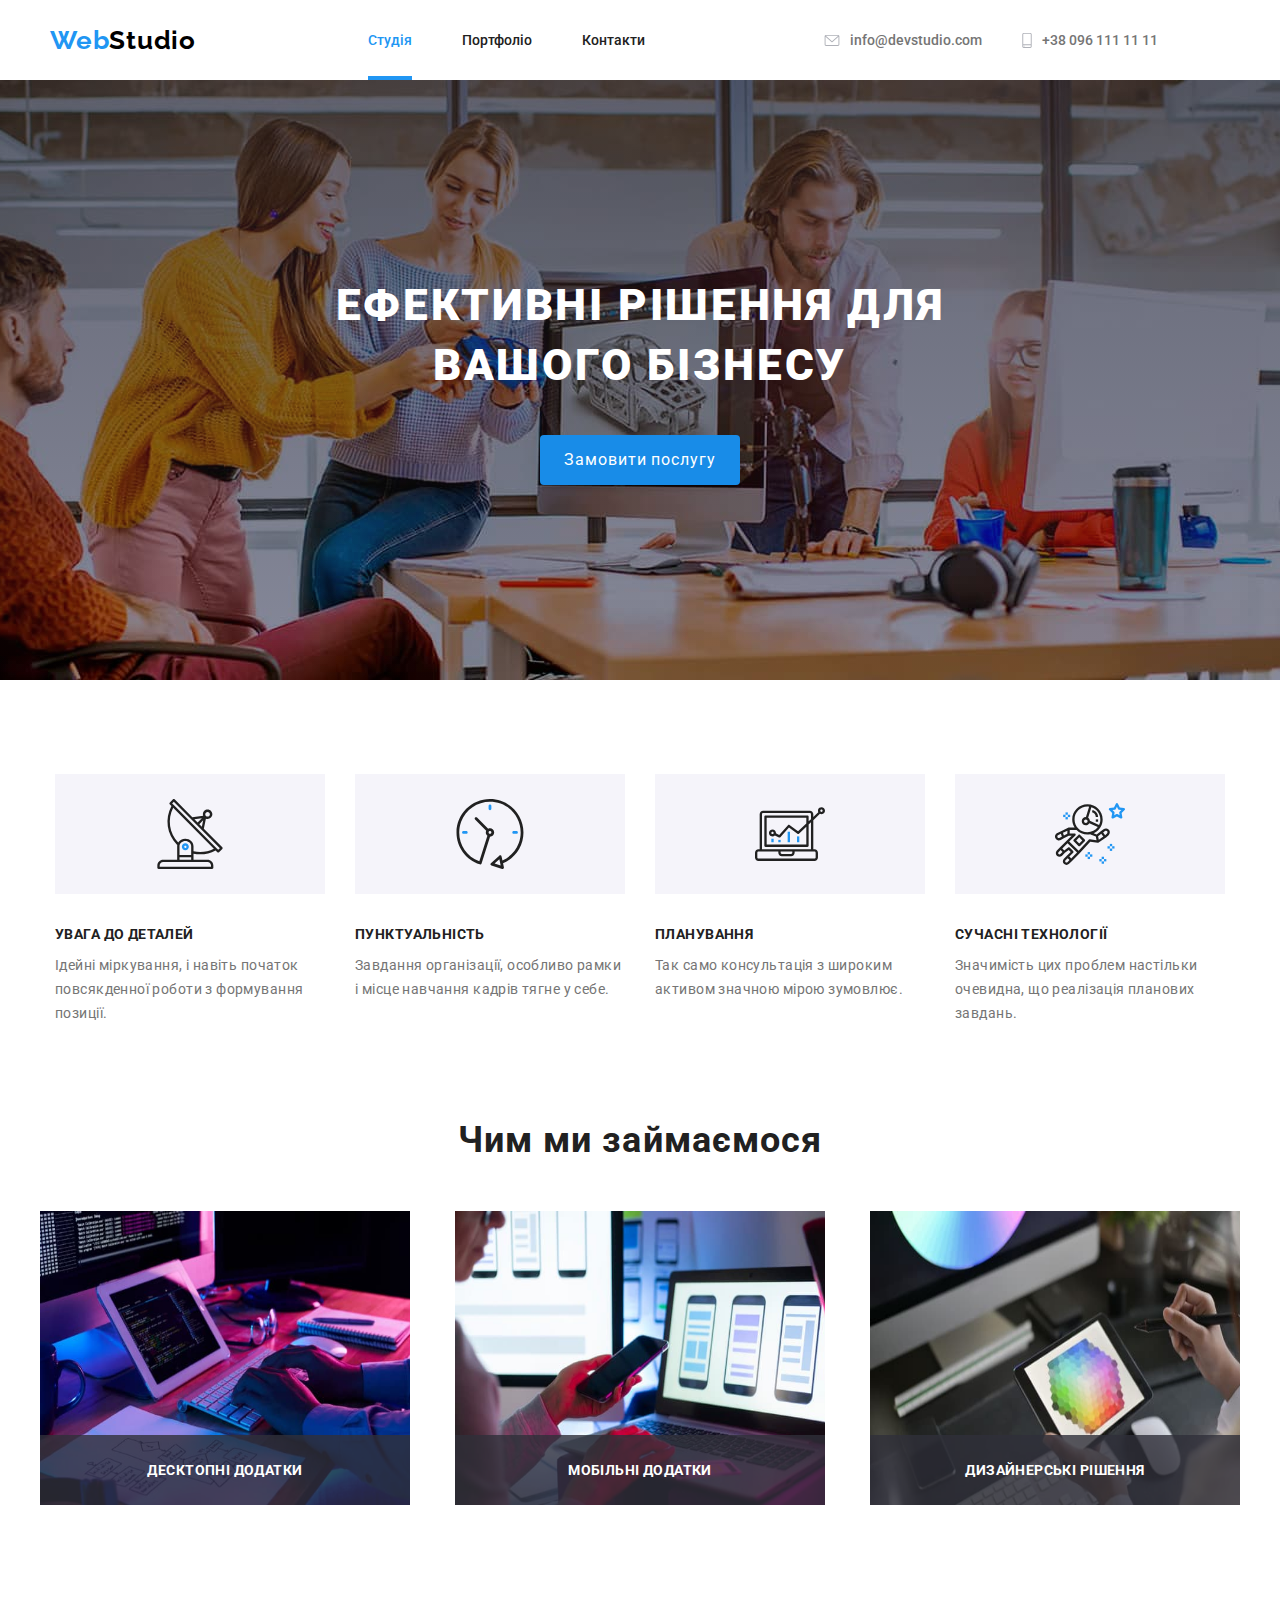
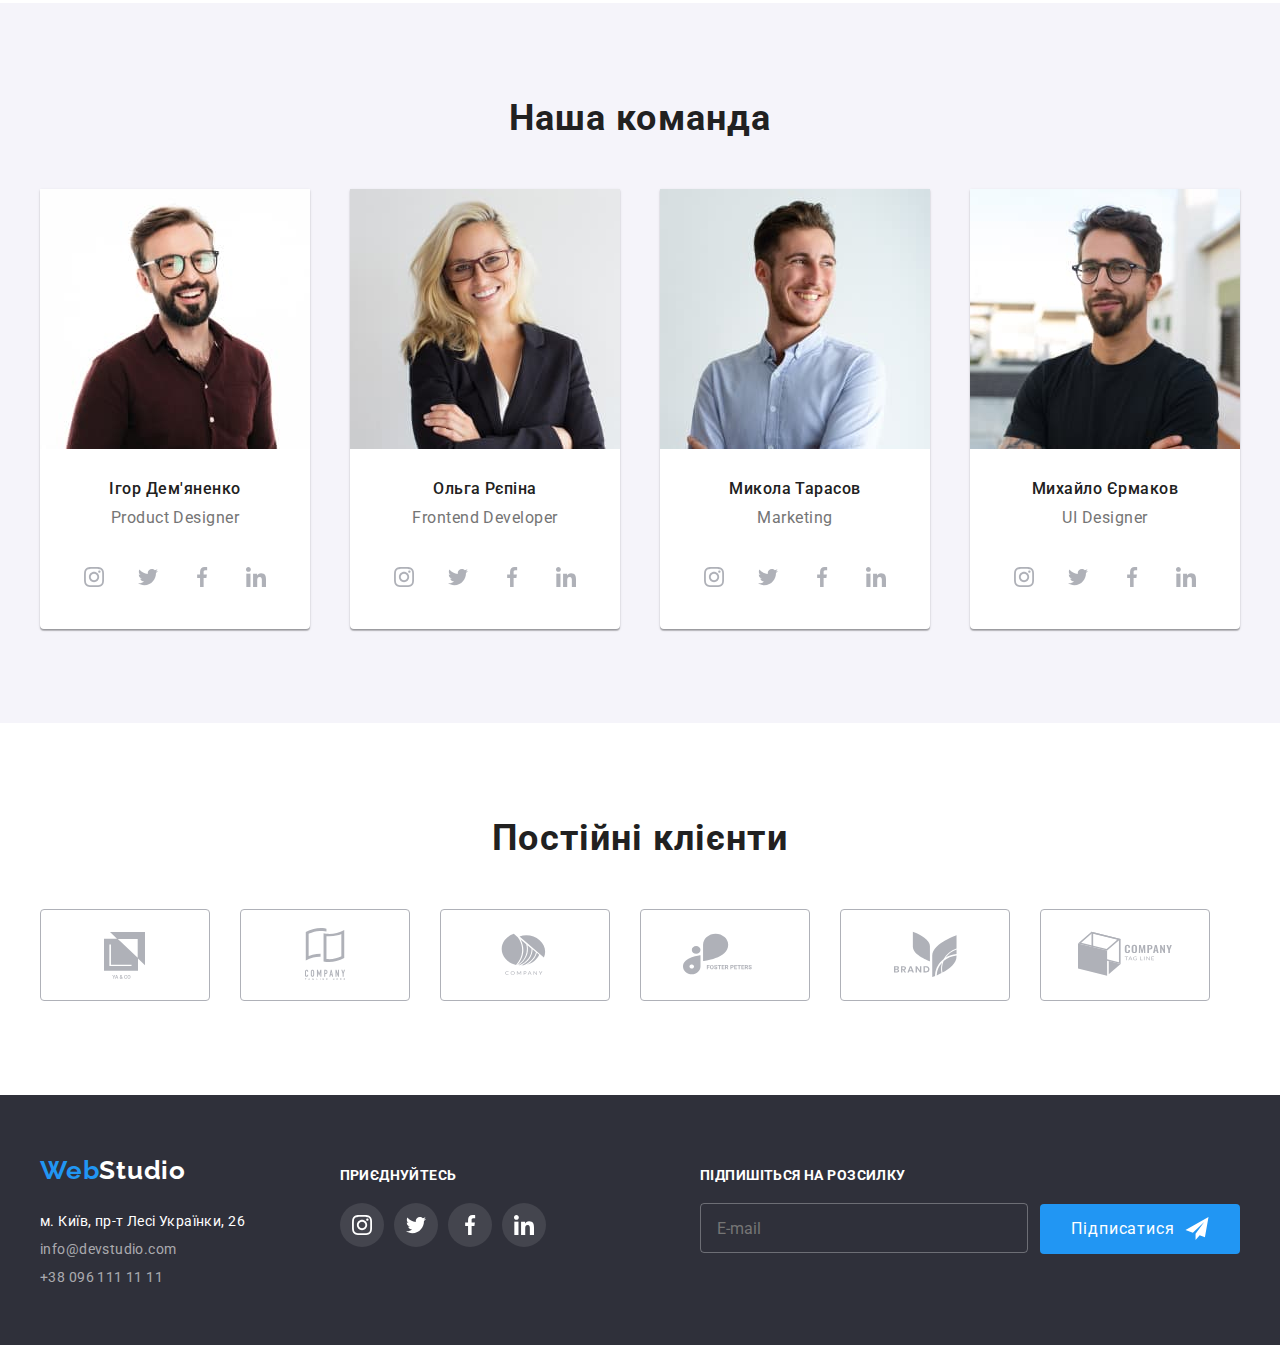
<file: index.html>
<!DOCTYPE html>
<html lang="uk">
  <head>
    <meta charset="UTF-8">
    <meta name="viewport" content="width=device-width, initial-scale=1.0">
    <title>WebStudio</title>
    <link rel="stylesheet" href="./scss/style.css">
  </head>
  <body id="body">
    <header class="header">
      <div class="container header__wrapper">
        <div class="navigation__wrapper">
          <a class="header__logo" href="./index.html"><span>Web</span>Studio</a>
          <nav class="header__navigation navigation">
            <ul class="navigation__list list">
              <li class="list__item"><a href="./index.html" class="current-page">Студія</a></li>
              <li class="list__item"><a href="./portfolio.html">Портфоліо</a></li>
              <li class="list__item"><a href="./index.html">Контакти</a></li>
            </ul>
          </nav>
        </div>
        <ul class="header__info info">
          <li class="info__item">
            <a href="mailto:info@devstudio.com">
              <svg>
                <use xlink:href="./images/icons.svg#email">
              </svg>
              info@devstudio.com
            </a>
          </li>
          <li class="info__item">
            <a href="tel:+38 096 111 11 11">
              <svg>
                <use xlink:href="./images/icons.svg#phone">
              </svg>
              +38 096 111 11 11
            </a>
          </li>
        </ul>
      </div>
    </header>
    <main>
      <section class="hero">
        <div class="container hero__wrapper">
          <h1 class="hero__title">Ефективні рішення для вашого бізнесу</h1>
          <button class="hero__button" id="contactFormButton" type="button">Замовити послугу</button>
        </div>
      </section>
      <section class = "about-us">
        <ul class="container about-us__list">
          <li class="about-us__item">
            <div class="about-us__image">
              <svg>
                <use xlink:href="./images/icons.svg#antenna">
              </svg>
            </div>
            <span class="about-us__title">УВАГА ДО ДЕТАЛЕЙ</span>
            <p class="about-us__text">Ідейні міркування, і навіть початок повсякденної роботи з формування позиції.</p>
          </li>
          <li class="about-us__item">
            <div class="about-us__image">
              <svg>
                <use xlink:href="./images/icons.svg#clock">
              </svg>
            </div>
            <span class="about-us__title">ПУНКТУАЛЬНІСТЬ</span>
            <p class="about-us__text">Завдання організації, особливо рамки і місце навчання кадрів тягне у себе.</p>
          </li>
          <li class="about-us__item">
            <div class="about-us__image">
              <svg>
                <use xlink:href="./images/icons.svg#computer">
              </svg>
            </div>
            <span class="about-us__title">ПЛАНУВАННЯ</span>
            <p class="about-us__text">Так само консультація з широким активом значною мірою зумовлює.</p>
          </li>
          <li class="about-us__item">
            <div class="about-us__image">
              <svg>
                <use xlink:href="./images/icons.svg#astronaut">
              </svg>
            </div>
            <span class="about-us__title">СУЧАСНІ ТЕХНОЛОГІЇ</span>
            <p class="about-us__text">Значимість цих проблем настільки очевидна, що реалізація планових завдань.</p>
          </li>
        </ul>
      </section>
      <section>
        <div class="container our-works">
          <h2 class="our-works__title">Чим ми займаємося</h2>
          <ul class="our-works__list">
            <li class="our-works__item">
              <img src="./images/mac-programming.jpg" width="370px" height="294px" alt="Людина програмує" loading="lazy">
            </li>
            <li class="our-works__item">
              <img src="./images/mobile-interface-development.jpg" width="370px" height="294px" alt="Людина розробляє дизайн для інтерфейсу" loading="lazy">
            </li>
            <li class="our-works__item">
              <img src="./images/color-choice.jpg" width="370px" height="294px" alt="Людина обирає колір" loading="lazy">
            </li>
          </ul>
        </div>
      </section>
      <section class="our-team">
        <div class="container our-team__wrapper">
          <h2 class="our-team__title">Наша команда</h2>
          <ul class="our-team__list">
            <li class="our-team__item our-team__card">
              <img src="./images/igor-demyanenko.jpg" class="item__image" alt="Ігор Дем'яненко" loading="lazy">
              <h3 class="item__title">Ігор Дем'яненко</h3>
              <p class="item__text">Product Designer</p>
              <div class="item__links">
                <a href="https://www.instagram.com/" class="link__item">
                  <svg>
                    <use xlink:href="./images/icons.svg#icon-instagram">
                  </svg>
                </a>
                <a href="https://twitter.com/" class="link__item">
                  <svg>
                    <use xlink:href="./images/icons.svg#icon-twitter">
                  </svg>
                </a>
                <a href="https://www.facebook.com/" class="link__item">
                  <svg>
                    <use xlink:href="./images/icons.svg#icon-facebook">
                  </svg>
                </a>
                <a href="https://linkedin.com/" class="link__item">
                  <svg>
                    <use xlink:href="./images/icons.svg#icon-linkedin">
                  </svg>
                </a>
              </div>
            </li>
            <li class="our-team__item our-team__card">
              <img src="./images/olha-repina.jpg" class="item__image" alt="Ольга Рєпіна" loading="lazy">
              <h3 class="item__title">Ольга Рєпіна</h3>
              <p class="item__text">Frontend Developer</p>
              <div class="item__links">
                <a href="https://www.instagram.com/" class="link__item">
                  <svg>
                    <use xlink:href="./images/icons.svg#icon-instagram">
                  </svg>
                </a>
                <a href="https://twitter.com/" class="link__item">
                  <svg>
                    <use xlink:href="./images/icons.svg#icon-twitter">
                  </svg>
                </a>
                <a href="https://www.facebook.com/" class="link__item">
                  <svg>
                    <use xlink:href="./images/icons.svg#icon-facebook">
                  </svg>
                </a>
                <a href="https://linkedin.com/" class="link__item">
                  <svg>
                    <use xlink:href="./images/icons.svg#icon-linkedin">
                  </svg>
                </a>
              </div>
            </li>
            <li class="our-team__item our-team__card">
              <img src="./images/mykola-tarasov.jpg" class="item__image" alt="Микола Тарасов" loading="lazy">
              <h3 class="item__title">Микола Тарасов</h3>
              <p class="item__text">Marketing</p>
              <div class="item__links">
                <a href="https://www.instagram.com/" class="link__item">
                  <svg>
                    <use xlink:href="./images/icons.svg#icon-instagram">
                  </svg>
                </a>
                <a href="https://twitter.com/" class="link__item">
                  <svg>
                    <use xlink:href="./images/icons.svg#icon-twitter">
                  </svg>
                </a>
                <a href="https://www.facebook.com/" class="link__item">
                  <svg>
                    <use xlink:href="./images/icons.svg#icon-facebook">
                  </svg>
                </a>
                <a href="https://linkedin.com/" class="link__item">
                  <svg>
                    <use xlink:href="./images/icons.svg#icon-linkedin">
                  </svg>
                </a>
              </div>
            </li>
            <li class="our-team__item our-team__card">
              <img src="./images/mihaylo-ermakov.jpg" class="item__image" alt="Михайло Єрмаков" loading="lazy">
              <h3 class="item__title">Михайло Єрмаков</h3>
              <p class="item__text">UI Designer</p>
              <div class="item__links">
                <a href="https://www.instagram.com/" class="link__item">
                  <svg>
                    <use xlink:href="./images/icons.svg#icon-instagram">
                  </svg>
                </a>
                <a href="https://twitter.com/" class="link__item">
                  <svg>
                    <use xlink:href="./images/icons.svg#icon-twitter">
                  </svg>
                </a>
                <a href="https://www.facebook.com/" class="link__item">
                  <svg>
                    <use xlink:href="./images/icons.svg#icon-facebook">
                  </svg>
                </a>
                <a href="https://linkedin.com/" class="link__item">
                  <svg>
                    <use xlink:href="./images/icons.svg#icon-linkedin">
                  </svg>
                </a>
              </div>
            </li>
          </ul>
        </div>
      </section>
      <section>
        <div class="container partners">
          <h2 class="partners__title">Постійні клієнти</h2>
          <ul class="partners__list">
            <li class="partners__item">
              <a href="" class="partners__link">
                <svg class="partners__icon">
                  <use xlink:href="./images/icons.svg#icon-company-1">
                </svg>
              </a>
           
            </li>
            <li class="partners__item">
              <a href="" class="partners__link">
              <svg class="partners__icon">
                <use xlink:href="./images/icons.svg#icon-company-2">
              </svg>
              </a>
            </li>
            <li class="partners__item">
              <a href="" class="partners__link">
              <svg class="partners__icon">
                <use xlink:href="./images/icons.svg#icon-company-3">
              </svg>
              </a>
            </li>
            <li class="partners__item">
              <a href="" class="partners__link">
              <svg class="partners__icon">
                <use xlink:href="./images/icons.svg#icon-company-4">
              </svg>
              </a>
            </li>
            <li class="partners__item">
              <a href="" class="partners__link">
              <svg class="partners__icon">
                <use xlink:href="./images/icons.svg#icon-company-5">
              </svg>
              </a>  
            </li>
            <li class="partners__item">
              <a href="" class="partners__link">
              <svg class="partners__icon">
                <use xlink:href="./images/icons.svg#icon-company-6">
              </svg>
              </a>
            </li>
          </ul>
        </div>
      </section>
    </main>
    <footer class="footer">
      <div class="container footer__wrapper">
        <div class="footer__info">
          <a class="footer__logo" href="#"><span>Web</span>Studio</a>
          <address>м. Київ, пр-т Лесі Українки, 26</address>
          <a class="footer__contact" href="mailto:info@devstudio.com">info@devstudio.com</a>
          <a class="footer__contact" href="tel:+38 096 111 11 11">+38 096 111 11 11</a>
        </div>
        <div class="footer__socials">
          <h4>приєднуйтесь</h4>
          <div class="socials__link">
            <a href="https://www.instagram.com/" class="socials__item">
              <svg>
                <use xlink:href="./images/icons.svg#icon-instagram">
              </svg>
            </a>
            <a href="https://twitter.com/" class="socials__item">
              <svg>
                <use xlink:href="./images/icons.svg#icon-twitter">
              </svg>
            </a>
            <a href="https://www.facebook.com/" class="socials__item">
              <svg>
                <use xlink:href="./images/icons.svg#icon-facebook">
              </svg>
            </a>
            <a href="https://linkedin.com/" class="socials__item">
              <svg>
                <use xlink:href="./images/icons.svg#icon-linkedin">
              </svg>
            </a>
          </div>
        </div>
        <form action="#" class="footer__newsletter">
          <div class="footer-newsletter__container">
            <h4>Підпишіться на розсилку</h4>
            <input type="text" name="" id="" class="footer-newsletter__input" placeholder="E-mail">
          </div>
          <button class="footer__subscribe" type="submit">
            Підписатися
            <svg>
              <use xlink:href="./images/icons.svg#icon-telegram"></use>
            </svg>
          </button>
        </form>
      </div>
    </footer>
    <div class="form__overlay" id="formOverlay">
      <div class="form__controls " id="contactForm"> 
        <div class="form__container">
          <div class="close__container">
            <button type="button" class="form__close" id="contactFormButtonClose">
              <svg>
                <use xlink:href="./images/icons.svg#close-button">
              </svg>
            </button>
          </div>
          <h2 class="form__title">Залиште свої дані, ми вам передзвонимо</h2>    
        </div>
        <form action="" class="form">
          <ul  class="form__list">
            <li class="form__item">
              <input type="text" name="" id="" class="item__input">
              <div class="item__container">
                <p class="item__text">Ім'я</p>
                <svg class="item__image">
                  <use xlink:href="./images/icons.svg#person-icon">
                </svg>
              </div>
            </li>
            <li class="form__item">
              <input type="text" name="" id="" class="item__input">
              <div class="item__container">
                <p class="item__text">Телефон</p>
                <svg class="item__image">
                  <use xlink:href="./images/icons.svg#phone-icon">
                </svg>
              </div>
            </li>
            <li class="form__item">
              <input type="text" name="" id="" class="item__input">
              <div class="item__container">
                <p class="item__text">Пошта</p>
                <svg class="item__image">
                  <use xlink:href="./images/icons.svg#email-icon">
                </svg>
              </div>
            </li>
            <li class="form__item">
              <p class="item__text">Коментар</p>
              <textarea name="" id="" cols="30" rows="10 " class="item__input" placeholder="Введіть текст"></textarea>
            </li>
            <li class="form__item">
              <input type="checkbox" name="" id="termsCheckbox" class="form__checkbox">
              <label for="termsCheckbox">
                Погоджуюся з розсилкою та приймаю <a href="#">Умови договору</a>
              </label>
            </li>
          </ul>
          <button type="submit" class="form__submit">Відправити</button>
        </form>
      </div>
    </div>
  </body>
  <script src="./js/form.js"></script>
</html>
</file>
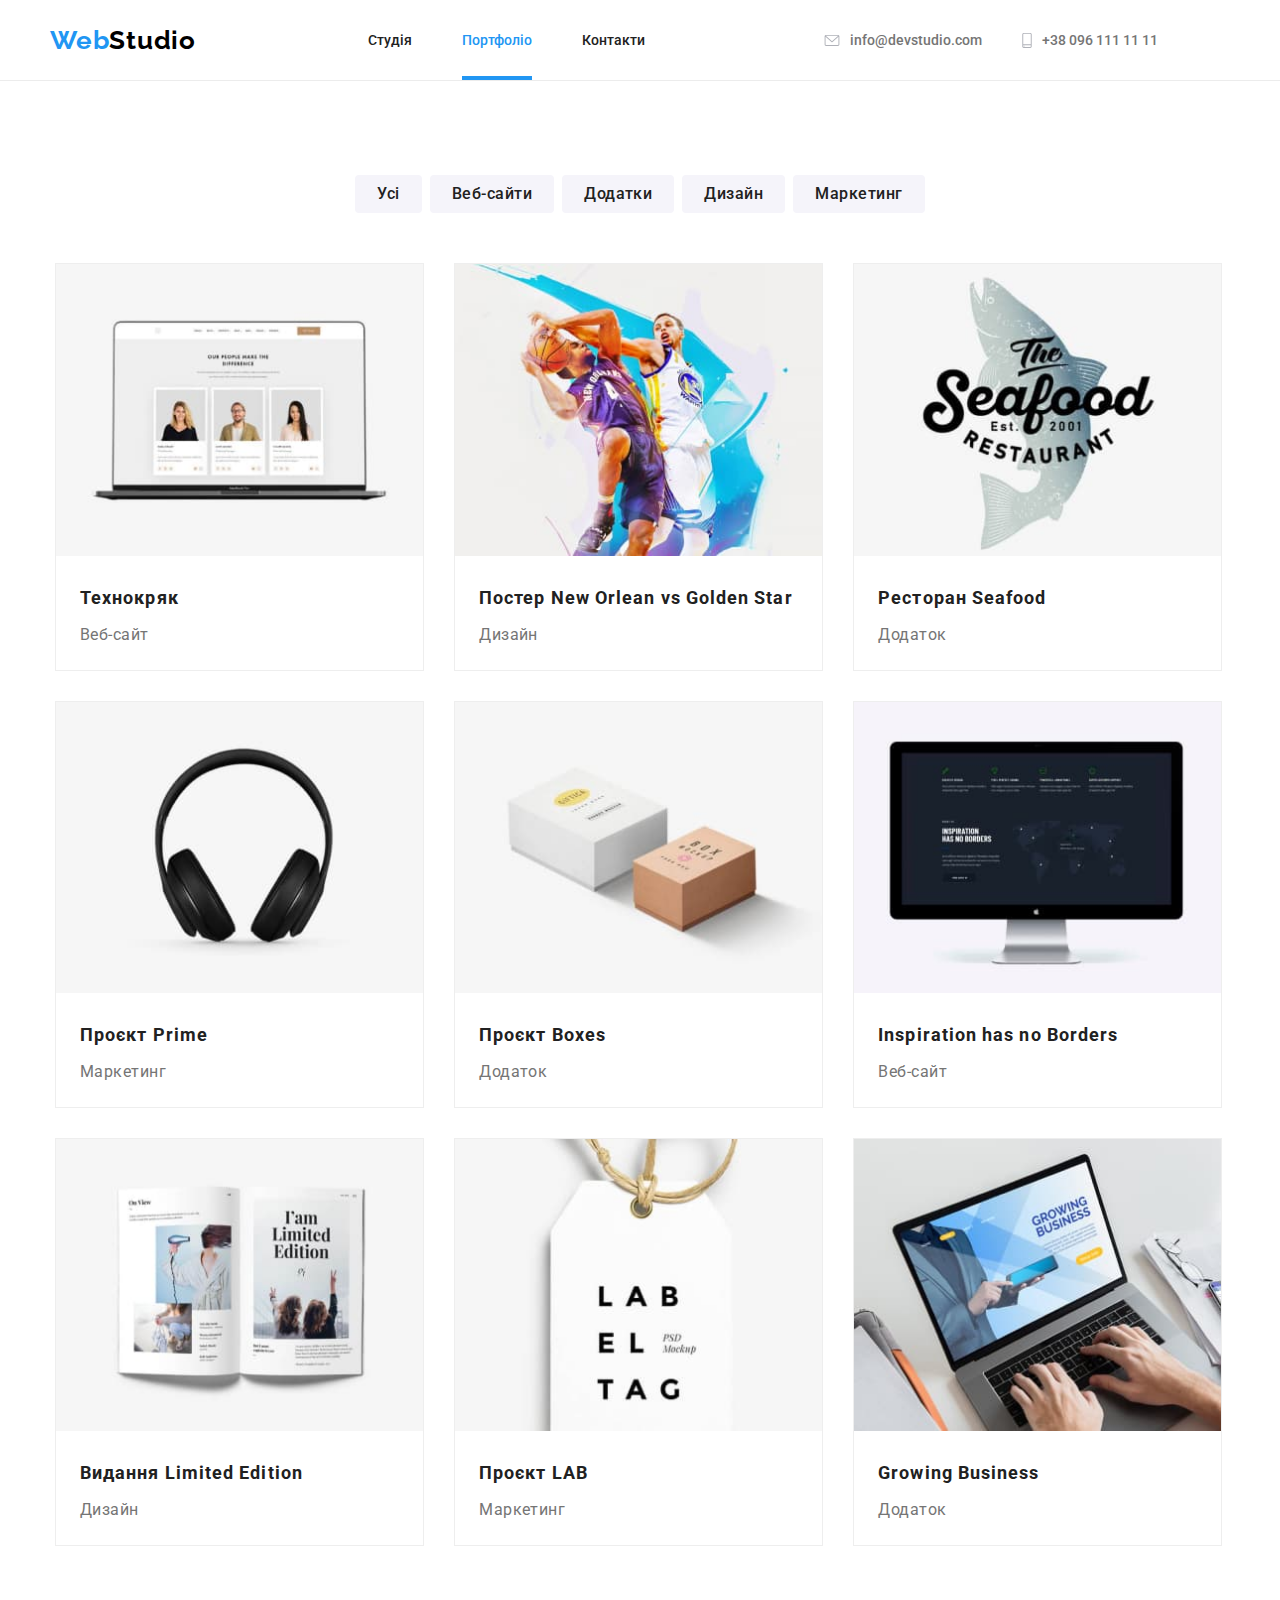
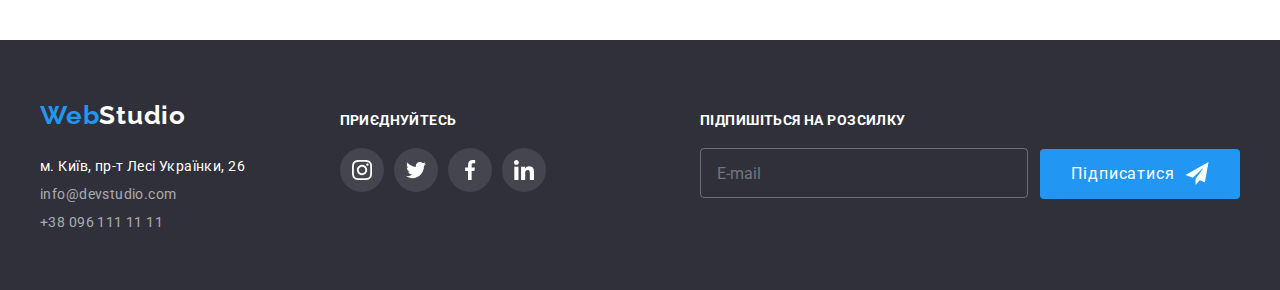
<file: portfolio.html>
<!DOCTYPE html>
<html lang="uk">
<head>
    <meta charset="UTF-8">
    <meta name="viewport" content="width=device-width, initial-scale=1.0">
    <title>Portfolio</title>
    <link rel="stylesheet" href="./scss/style.css">
</head>
<body>
  <header class="header">
    <div class="container header__wrapper">
      <div class="navigation__wrapper">
        <a class="header__logo" href="./index.html"><span>Web</span>Studio</a>
        <nav class="header__navigation navigation">
          <ul class="navigation__list list">
            <li class="list__item"><a href="./index.html" >Студія</a></li>
            <li class="list__item"><a href="./portfolio.html" class="current-page">Портфоліо</a></li>
            <li class="list__item"><a href="./portfolio.html">Контакти</a></li>
          </ul>
        </nav>
      </div>
      <ul class="header__info info">
        <li class="info__item">
          <a href="mailto:info@devstudio.com">
            <svg>
              <use xlink:href="./images/icons.svg#email">
            </svg>
            info@devstudio.com
          </a>
        </li>
        <li class="info__item">
          <a href="tel:+38 096 111 11 11">
            <svg>
              <use xlink:href="./images/icons.svg#phone">
            </svg>
            +38 096 111 11 11
          </a>
        </li>
      </ul>
    </div>
    <hr>
  </header>
    
    <main class="main">
        <section class="container buttons">
            <ul class="buttons__list">
                <li class="buttons__item">
                    <button type="button" class="buttons__selector" data-atribute="All">Усі</button>
                </li>
                <li class="buttons__item">
                    <button type="button" class="buttons__selector" data-atribute="Websites">Веб-сайти</button>
                </li>
                <li class="buttons__item">
                    <button type="button" class="buttons__selector" data-atribute="Apps">Додатки</button>
                </li>
                <li class="buttons__item">
                    <button type="button" class="buttons__selector" data-atribute="Design">Дизайн</button>
                </li>
                <li class="buttons__item">
                    <button type="button" class="buttons__selector" data-atribute="Marketing">Маркетинг</button>
                </li>
            </ul>
        </section>
        <section class="container cards">
            <ul class="cards__list">
                <li class="cards__item Websites">
                    <a href="#" class="item__container">
                      <div>
                        <div class="cards__overlay">
                          Ресурс пропонує комплексні пропозиції з різним рівнем функціоналу та сервісів. Все це дозволить відвідувачу отримати вичерпні відомості про компанію чи приватну особу.
                        </div>
                        <img src="./images/portfolio/technocrack.jpg" alt="Технокряк" loading="lazy">
                      </div>
                      <h3>Технокряк</h3>
                      <p>Веб-сайт</p>
                    </a>
                </li>
                <li class="cards__item Design">
                    <a href="#" class="item__container">
                      <div>
                        <div class="cards__overlay">
                          Ресурс пропонує комплексні пропозиції з різним рівнем функціоналу та сервісів. Все це дозволить відвідувачу отримати вичерпні відомості про компанію чи приватну особу.
                        </div>
                        <img src="./images/portfolio/new-orleans-vs-golden-star.jpg" alt="Постер New Orlean vs Golden Star" loading="lazy">
                      </div>
                      <h3>Постер New Orlean vs Golden Star</h3>
                      <p>Дизайн</p>
                    </a>
                </li>
                <li class="cards__item Apps">
                    <a href="#" class="item__container">
                      <div>
                        <div class="cards__overlay">
                          Ресурс пропонує комплексні пропозиції з різним рівнем функціоналу та сервісів. Все це дозволить відвідувачу отримати вичерпні відомості про компанію чи приватну особу.
                        </div>
                        <img src="./images/portfolio/seafood-restaurant.jpg" alt="Ресторан Seafood" loading="lazy">
                      </div>
                      <h3>Ресторан Seafood</h3>
                      <p>Додаток</p>
                    </a>
                </li>
                <li class="cards__item Marketing">
                    <a href="#" class="item__container">
                      <div>
                        <div class="cards__overlay">
                          Ресурс пропонує комплексні пропозиції з різним рівнем функціоналу та сервісів. Все це дозволить відвідувачу отримати вичерпні відомості про компанію чи приватну особу.
                        </div>
                        <img src="./images/portfolio/project-prime.jpg" alt="Проєкт Prime" loading="lazy">
                      </div>
                      <h3>Проєкт Prime</h3>
                      <p>Маркетинг</p>
                    </a>
                </li>
                <li class="cards__item Apps">
                    <a href="#" class="item__container">
                      <div>
                        <div class="cards__overlay">
                          Ресурс пропонує комплексні пропозиції з різним рівнем функціоналу та сервісів. Все це дозволить відвідувачу отримати вичерпні відомості про компанію чи приватну особу.
                        </div>
                        <img src="./images/portfolio/boxes-project.jpg" alt="Проєкт Boxes" loading="lazy">
                      </div>
                      <h3>Проєкт Boxes</h3>
                      <p>Додаток</p>
                    </a>
                </li>
                <li class="cards__item Websites">
                    <a href="#" class="item__container">
                      <div>
                        <div class="cards__overlay">
                          Ресурс пропонує комплексні пропозиції з різним рівнем функціоналу та сервісів. Все це дозволить відвідувачу отримати вичерпні відомості про компанію чи приватну особу.
                        </div>
                        <img src="./images/portfolio/inspiration.jpg" alt="Inspiration has no Borders" loading="lazy">
                      </div>
                      <h3>Inspiration has no Borders</h3>
                      <p>Веб-сайт</p>
                    </a>
                </li>
                <li class="cards__item Design">
                    <a href="#" class="item__container">
                      <div>
                        <div class="cards__overlay">
                          Ресурс пропонує комплексні пропозиції з різним рівнем функціоналу та сервісів. Все це дозволить відвідувачу отримати вичерпні відомості про компанію чи приватну особу.
                        </div>
                        <img src="./images/portfolio/limited-edition.jpg" alt="Видання Limited Edition" loading="lazy">
                      </div>
                      <h3>Видання Limited Edition</h3>
                      <p>Дизайн</p>
                    </a>
                </li>
                <li class="cards__item Marketing">
                    <a href="#" class="item__container">
                      <div>
                        <div class="cards__overlay">
                          Ресурс пропонує комплексні пропозиції з різним рівнем функціоналу та сервісів. Все це дозволить відвідувачу отримати вичерпні відомості про компанію чи приватну особу.
                        </div>
                        <img src="./images/portfolio/lab-project.jpg" alt="Проєкт LAB" loading="lazy">
                      </div>
                      <h3>Проєкт LAB</h3>
                      <p>Маркетинг</p>
                    </a>
                </li>
                <li class="cards__item Apps">
                    <a href="#" class="item__container">
                      <div>
                        <div class="cards__overlay">
                          Ресурс пропонує комплексні пропозиції з різним рівнем функціоналу та сервісів. Все це дозволить відвідувачу отримати вичерпні відомості про компанію чи приватну особу.
                        </div>
                        <img src="./images/portfolio/growing-business.jpg" alt="Growing Business" loading="lazy">
                      </div>
                      <h3>Growing Business</h3>
                      <p>Додаток</p>
                    </a>
                </li>
            </ul>
        </section>
    </main>
    <footer class="footer">
      <div class="container footer__wrapper">
        <div class="footer__info">
          <a class="footer__logo" href="#"><span>Web</span>Studio</a>
          <address>м. Київ, пр-т Лесі Українки, 26</address>
          <a class="footer__contact" href="mailto:info@devstudio.com">info@devstudio.com</a>
          <a class="footer__contact" href="tel:+38 096 111 11 11">+38 096 111 11 11</a>
        </div>
        <div class="footer__socials">
          <h4>приєднуйтесь</h4>
          <div class="socials__link">
            <a href="https://www.instagram.com/" class="socials__item">
              <svg>
                <use xlink:href="./images/icons.svg#icon-instagram">
              </svg>
            </a>
            <a href="https://twitter.com/" class="socials__item">
              <svg>
                <use xlink:href="./images/icons.svg#icon-twitter">
              </svg>
            </a>
            <a href="https://www.facebook.com/" class="socials__item">
              <svg>
                <use xlink:href="./images/icons.svg#icon-facebook">
              </svg>
            </a>
            <a href="https://linkedin.com/" class="socials__item">
              <svg>
                <use xlink:href="./images/icons.svg#icon-linkedin">
              </svg>
            </a>
          </div>
        </div>
        <form action="#" class="footer__newsletter">
          <div class="footer-newsletter__container">
            <h4>Підпишіться на розсилку</h4>
            <input type="text" name="" id="" class="footer-newsletter__input" placeholder="E-mail">
          </div>
          <button class="footer__subscribe" type="submit">
            Підписатися
            <svg>
              <use xlink:href="./images/icons.svg#icon-telegram"></use>
            </svg>
          </button>
        </form>
      </div>
    </footer>
</body>
<script src="./js/script.js"></script>
</html>
</file>
<file: scss/style.css>
@charset "UTF-8";
@import url("https://fonts.googleapis.com/css2?family=Raleway:wght@700&display=swap");
@import url("https://fonts.googleapis.com/css2?family=Raleway&family=Roboto:ital,wght@0,100;0,300;0,400;0,500;0,700;0,900;1,100;1,300;1,400;1,500;1,700;1,900&display=swap");
* {
  margin: 0;
  padding: 0;
  box-sizing: border-box;
  font-family: Roboto;
}

.about-us {
  display: flex;
  justify-content: center;
  align-items: center;
}
.about-us__list {
  display: flex;
  flex-direction: row;
  list-style: none;
  margin: 94px 0px;
}
.about-us__title {
  font-size: 14px;
  font-weight: 700;
  line-height: 16px;
  letter-spacing: 0.03em;
  text-align: left;
  color: #212121;
}
.about-us__text {
  margin-top: 10px;
  font-size: 14px;
  line-height: 24px;
  letter-spacing: 0.03em;
  text-align: left;
  color: #757575;
}
.about-us__item {
  margin-right: 30px;
  width: 270px;
}
.about-us__item:last-child {
  margin-right: 0px;
}
.about-us__image {
  display: flex;
  justify-content: center;
  align-items: center;
  background-color: rgb(245, 244, 250);
  height: 120px;
  width: 270px;
  margin-bottom: 30px;
}
.about-us__image svg {
  width: 70px;
  height: 70px;
}

.our-works {
  display: flex;
  flex-direction: column;
  align-items: center;
  padding-bottom: 94px;
  justify-content: space-around;
}
.our-works__title {
  color: #212121;
  font-size: 36px;
  font-weight: 700;
  letter-spacing: 1.08px;
  word-wrap: break-word;
}
.our-works__list {
  display: flex;
  flex-direction: row;
  list-style: none;
  margin-top: 50px;
  justify-content: space-between;
  width: 100%;
}
.our-works__item {
  position: relative;
  margin-right: 30px;
}
.our-works__item:nth-child(2n)::after {
  content: "Мобільні додатки";
}
.our-works__item:nth-child(3n)::after {
  content: "Дизайнерські рішення";
}
.our-works__item::after {
  position: absolute;
  bottom: 4px;
  left: 0px;
  content: "Десктопні додатки";
  text-align: center;
  padding-top: 0px;
  padding-bottom: 0px;
  height: 43px;
  width: 100%;
  padding-top: 27px;
  background: rgba(47, 48, 58, 0.8);
  font-size: 14px;
  font-weight: 700;
  line-height: 16px;
  letter-spacing: 0.03em;
  text-transform: uppercase;
  color: #FFFFFF;
}
.our-works__item:last-child {
  margin-right: 0px;
}

.our-team {
  background-color: #F5F4FA;
}
.our-team__wrapper {
  display: flex;
  flex-direction: column;
  align-items: center;
  padding-top: 94px;
  padding-bottom: 94px;
}
.our-team__title {
  color: #212121;
  text-align: center;
  font-size: 36px;
  font-weight: 700;
  line-height: normal;
  letter-spacing: 1.08px;
}
.our-team__list {
  display: flex;
  flex-direction: row;
  list-style: none;
  margin-top: 50px;
  width: 100%;
  justify-content: space-between;
}
.our-team__item {
  margin-right: 30px;
}
.our-team__item:last-child {
  margin-right: 0px;
}
.our-team__card {
  display: flex;
  flex-direction: column;
  border-radius: 0px 0px 4px 4px;
  background: #FFF;
  box-shadow: 0px 2px 1px 0px rgba(0, 0, 0, 0.2), 0px 1px 1px 0px rgba(0, 0, 0, 0.14), 0px 1px 3px 0px rgba(0, 0, 0, 0.12);
}
.our-team .item__image {
  width: 270px;
  height: 260px;
}
.our-team .item__title {
  color: #212121;
  text-align: center;
  font-size: 16px;
  font-weight: 500;
  line-height: normal;
  letter-spacing: 0.48px;
  padding-top: 30px;
  padding-bottom: 10px;
}
.our-team .item__text {
  color: #757575;
  text-align: center;
  font-size: 16px;
  line-height: normal;
  letter-spacing: 0.48px;
  padding-bottom: 28px;
}
.our-team .item__links {
  display: flex;
  flex-direction: row;
  justify-content: center;
  padding-bottom: 30px;
}
.our-team .item__links a {
  text-decoration: none;
}
.our-team .item__links .link__item {
  height: 44px;
  width: 44px;
  display: flex;
  align-items: center;
  justify-content: center;
  margin-right: 10px;
}
.our-team .item__links .link__item svg {
  width: 20px;
  height: 20px;
  fill: #AFB1B8;
}
.our-team .item__links .link__item:last-child {
  margin-right: 0px;
}
.our-team .item__links .link__item:hover, .our-team .item__links .link__item:focus {
  position: relative;
  border-radius: 50%;
  background-color: #2196F3;
  transition: cubic-bezier(0.4, 0, 0.2, 1) 0.25s;
}
.our-team .item__links .link__item:hover svg, .our-team .item__links .link__item:focus svg {
  fill: white;
  transition: cubic-bezier(0.4, 0, 0.2, 1) 0.25s;
}

.partners {
  padding-top: 94px;
  padding-bottom: 94px;
}
.partners__title {
  color: #212121;
  text-align: center;
  font-size: 36px;
  font-style: normal;
  font-weight: 700;
  line-height: normal;
  letter-spacing: 1.08px;
  padding-bottom: 50px;
}
.partners__list {
  list-style: none;
  display: flex;
  flex-direction: row;
}
.partners__item {
  display: flex;
  justify-content: center;
  align-items: center;
  margin-right: 30px;
  border: 1px solid rgb(175, 177, 184);
  border-radius: 4px;
  height: 92px;
  width: 170px;
  cursor: pointer;
}
.partners__item:hover, .partners__item:focus {
  border-color: rgb(33, 150, 243);
  transition: cubic-bezier(0.4, 0, 0.2, 1) 0.25s;
}
.partners__item:hover use, .partners__item:focus use {
  fill: #2196F3;
  transition: cubic-bezier(0.4, 0, 0.2, 1) 0.25s;
}
.partners__item:last-child {
  margin-right: 0px;
}
.partners__link {
  display: flex;
  justify-content: center;
  align-items: center;
  margin-right: 30px;
  border-radius: 4px;
  height: 92px;
  width: 170px;
  cursor: pointer;
}
.partners__link:hover, .partners__link:focus {
  border-color: rgb(33, 150, 243);
  transition: cubic-bezier(0.4, 0, 0.2, 1) 0.25s;
}
.partners__link:hover use, .partners__link:focus use {
  fill: #2196F3;
  transition: cubic-bezier(0.4, 0, 0.2, 1) 0.25s;
}
.partners__link:last-child {
  margin-right: 0px;
}
.partners__icon {
  width: 106px;
  height: 60px;
}
.partners__icon use {
  fill: rgb(175, 177, 184);
}

.footer {
  background: #2F303A;
}
.footer__wrapper {
  display: flex;
  flex-direction: row;
  padding-top: 60px;
  padding-bottom: 60px;
  justify-content: space-between;
}
.footer__info {
  display: flex;
  flex-direction: column;
}
.footer__logo {
  font-size: 26px;
  font-family: Raleway;
  font-weight: 700;
  letter-spacing: 0.78px;
  word-wrap: break-word;
  text-decoration: none;
  color: #FFFFFF;
}
.footer__logo span {
  color: #2196F3;
  font-size: 26px;
  font-family: Raleway;
  font-weight: 700;
  letter-spacing: 0.78px;
}
.footer__info address {
  color: #FFF;
  font-size: 14px;
  font-style: normal;
  line-height: 16px;
  letter-spacing: 0.42px;
  margin-top: 28px;
}
.footer__contact {
  color: rgba(255, 255, 255, 0.6);
  font-size: 14px;
  line-height: 16px;
  letter-spacing: 0.42px;
  text-decoration: none;
  margin-top: 12px;
}
.footer__socials {
  display: flex;
  flex-direction: column;
}
.footer__socials h4 {
  color: #FFF;
  font-size: 14px;
  font-style: normal;
  line-height: normal;
  letter-spacing: 0.42px;
  text-transform: uppercase;
  padding-top: 12px;
  margin-bottom: 20px;
}
.footer .socials__link {
  display: flex;
  flex-direction: row;
}
.footer .socials__item {
  height: 44px;
  width: 44px;
  display: flex;
  align-items: center;
  justify-content: center;
  margin-right: 10px;
  border-radius: 50%;
  background-color: rgba(255, 255, 255, 0.1);
}
.footer .socials__item svg {
  fill: white;
  width: 20px;
  height: 20px;
}
.footer .socials__item:last-child {
  margin-right: 0px;
}
.footer .socials__item:hover, .footer .socials__item:focus {
  position: relative;
  border-radius: 50%;
  background-color: #2196F3;
  transition: background-color 0.5s;
  transition: cubic-bezier(0.4, 0, 0.2, 1) 0.25s;
}
.footer__newsletter {
  display: flex;
  flex-direction: row;
  width: 50%;
  justify-content: flex-end;
}
.footer__subscribe {
  color: #FFF;
  text-align: center;
  font-size: 16px;
  font-style: normal;
  line-height: 30px;
  letter-spacing: 0.96px;
  height: 50px;
  margin-left: 12px;
  background: #2196F3;
  border: none;
  border-radius: 4px;
  display: flex;
  flex-direction: row;
  align-items: center;
  width: 200px;
  padding-top: 10px;
  padding-bottom: 10px;
  justify-content: center;
  margin-top: 49px;
  cursor: pointer;
}
.footer__subscribe svg {
  fill: #FFF;
  width: 24px;
  height: 23.992px;
  margin-left: 10px;
}
.footer__subscribe:hover {
  border-radius: 4px;
  box-shadow: 0px 4px 4px 0px rgba(0, 0, 0, 0.15);
}
.footer .footer-newsletter__container h4 {
  color: #FFF;
  font-size: 14px;
  font-style: normal;
  font-weight: 700;
  line-height: normal;
  letter-spacing: 0.42px;
  text-transform: uppercase;
  padding-top: 12px;
  margin-bottom: 20px;
}
.footer .footer-newsletter__input {
  border: 1px solid rgba(255, 255, 255, 0.3);
  background: transparent;
  color: rgba(255, 255, 255, 0.6);
  height: 50px;
  font-size: 16px;
  outline: none;
  border-radius: 4px;
  padding-left: 16px;
  transition: 0.5s;
  width: 328px;
}
.footer .footer-newsletter__input:focus {
  border: 1px solid rgb(255, 255, 255);
  color: #FFFFFF;
  transition: 0.5s;
}

.main {
  padding-top: 94px;
  padding-bottom: 94px;
}

.buttons {
  padding-bottom: 50px;
}
.buttons__list {
  display: flex;
  list-style: none;
  justify-content: center;
}
.buttons__item {
  margin-right: 8px;
}
.buttons__item:last-child {
  margin-right: 0px;
}
.buttons__selector {
  padding-top: 6px;
  padding-bottom: 6px;
  padding-left: 22px;
  padding-right: 22px;
  color: #212121;
  text-align: center;
  font-size: 16px;
  font-weight: 500;
  line-height: 26px;
  letter-spacing: 0.48px;
  border: none;
  border-radius: 4px;
  background: #F5F4FA;
  cursor: pointer;
}
.buttons__selector:hover, .buttons__selector:focus {
  color: #FFF;
  text-align: center;
  font-size: 16px;
  font-weight: 500;
  line-height: 26px;
  letter-spacing: 0.48px;
  border: none;
  border-radius: 4px;
  background: #2196F3;
  box-shadow: 0px 2px 2px 0px rgba(0, 0, 0, 0.12), 0px 1px 2px 0px rgba(0, 0, 0, 0.08), 0px 3px 1px 0px rgba(0, 0, 0, 0.1);
  transition: cubic-bezier(0.4, 0, 0.2, 1) 0.25s;
}

.cards__list {
  display: flex;
  flex-wrap: wrap;
  justify-content: flex-start;
  list-style: none;
  gap: 30px;
  margin: 0px 15px;
}
.cards__item {
  position: relative;
  border: 1px solid #EEE;
  background: #FFF;
  width: calc(33% - 17px);
}
.cards__item:hover, .cards__item:focus {
  box-shadow: 1px 4px 6px 0px rgba(0, 0, 0, 0.16), 0px 4px 4px 0px rgba(0, 0, 0, 0.06), 0px 1px 1px 0px rgba(0, 0, 0, 0.12);
  transition: cubic-bezier(0.4, 0, 0.2, 1) 0.25s;
}
.cards__item:hover .cards__overlay, .cards__item:focus .cards__overlay {
  display: flex;
  visibility: visible;
  transform: scaleY(1);
  transform-origin: bottom;
  height: 294px;
  width: 370px;
}
.cards__item img {
  width: 100%;
}
.cards__overlay {
  transition: ease-out 1s;
  position: absolute;
  top: 0px;
  left: 0;
  visibility: hidden;
  background: rgba(33, 150, 243, 0.8980392157);
  font-size: 18px;
  font-weight: 400;
  line-height: 28px;
  letter-spacing: 0.03em;
  align-items: center;
  padding: 0px 24px;
  color: white;
  height: 0%;
  transform: scaleY(0);
  transition: transform 0.4s ease-in-out;
}
.cards .item__container {
  text-decoration: none;
}
.cards .item__container h3 {
  color: #212121;
  font-size: 18px;
  font-weight: 700;
  line-height: 36px;
  letter-spacing: 1.08px;
  padding-top: 20px;
  padding-bottom: 4px;
  padding-left: 24px;
}
.cards .item__container p {
  color: #757575;
  font-size: 16px;
  line-height: 30px;
  letter-spacing: 0.48px;
  padding-bottom: 20px;
  padding-left: 24px;
}

.card-hide {
  display: none;
}

.show {
  visibility: visible !important;
  transform: translateX(0) !important;
  transition: 0.5s;
}

.hero {
  display: flex;
  background-color: #2F303A;
  height: 600px;
  justify-content: center;
  align-items: center;
  background-image: linear-gradient(rgba(47, 48, 58, 0.4), rgba(0, 0, 0, 0)), url("../images/bussines-team.jpg");
  background-repeat: no-repeat;
  background-position: center;
  background-size: cover;
}
.hero__title {
  color: white;
  font-size: 44px;
  font-weight: 900;
  text-transform: uppercase;
  line-height: 60px;
  letter-spacing: 2.64px;
  word-wrap: break-word;
  width: 696px;
  text-align: center;
}
.hero__wrapper {
  display: flex;
  flex-direction: column;
}
.hero__button {
  border: none;
  width: 200px;
  height: 50px;
  color: white;
  background: #188CE8;
  box-shadow: 0px 4px 4px rgba(0, 0, 0, 0.15);
  border-radius: 4px;
  margin: 0 auto;
  margin-top: 40px;
  font-size: 16px;
  line-height: 30px;
  letter-spacing: 0.06em;
}

.container {
  max-width: 1200px;
  margin-left: auto;
  margin-right: auto;
}

header hr {
  border: none;
  border-bottom: 1px solid #ECECEC;
}
header .header__wrapper {
  display: flex;
  flex-direction: row;
  align-items: center;
  height: 80px;
  justify-content: space-between;
  padding-left: 10px;
}
header .header__navigation {
  display: flex;
  align-items: center;
}
header .header__logo {
  font-size: 26px;
  font-family: Raleway;
  font-weight: 700;
  letter-spacing: 0.78px;
  word-wrap: break-word;
  text-decoration: none;
  color: #000000;
  display: flex;
  justify-content: flex-start;
  align-items: center;
}
header .header__logo span {
  color: #2196F3;
  font-size: 26px;
  font-family: Raleway;
  font-weight: 700;
  letter-spacing: 0.78px;
}
header .header__info {
  display: flex;
  list-style: none;
  flex-direction: row;
  flex-wrap: wrap;
  width: 35%;
}

.navigation__wrapper {
  display: flex;
  flex-direction: row;
  width: 50%;
  justify-content: space-between;
}
.navigation__list {
  display: flex;
  flex-direction: row;
  list-style: none;
  flex-wrap: wrap;
  justify-content: center;
}

.list__item {
  margin-right: 50px;
}
.list__item:last-child {
  margin-right: 0px;
}
.list__item a {
  text-decoration: none;
  color: #212121;
  height: 80px;
  display: flex;
  align-items: center;
  border-top: 4px solid transparent;
  border-bottom: 4px solid transparent;
  font-size: 14px;
  line-height: 16.41px;
  font-weight: 500;
}
.list__item a:hover, .list__item a:focus {
  color: #2196F3;
  border-bottom: 4px solid #2196F3;
  transition: cubic-bezier(0.4, 0, 0.2, 1) 0.25s;
}

.current-page {
  border-bottom: 4px solid #2196F3 !important;
  color: #2196F3 !important;
}

.info__item {
  margin-right: 40px;
}
.info__item a {
  color: #757575;
  text-decoration: none;
  font-size: 14px;
  line-height: 16.41px;
  display: flex;
  align-items: center;
  font-weight: 500;
}
.info__item a svg {
  fill: #AFB1B8;
}
.info__item a:hover, .info__item a:focus {
  color: #2196F3;
  transition: cubic-bezier(0.4, 0, 0.2, 1) 0.25s;
}
.info__item a:hover svg, .info__item a:focus svg {
  fill: #2196F3;
  transition: cubic-bezier(0.4, 0, 0.2, 1) 0.25s;
}
.info__item:last-child {
  margin-right: 0px;
}
.info__item:first-child a svg {
  width: 16px;
  height: 11.996px;
  margin-right: 10px;
}
.info__item:nth-child(2n) a svg {
  width: 10px;
  height: 15.995px;
  margin-right: 10px;
}

.form {
  display: flex;
  align-items: center;
  flex-direction: column;
}
.form__overlay {
  position: fixed;
  top: -178px;
  visibility: hidden;
  background: rgba(0, 0, 0, 0.2);
  height: calc(100vh + 178px);
  width: 100vw;
  z-index: 9999999999;
  display: flex;
  justify-content: center;
  align-items: center;
  align-self: center;
  align-content: center;
}
.form__overlay .item__image {
  width: 18px;
  height: 18px;
  flex-shrink: 0;
  fill: #212121;
  position: absolute;
  top: 28px;
  left: 12px;
}
.form__overlay .item__input {
  border: 1px solid rgba(33, 33, 33, 0.2);
  background-color: transparent;
  font-size: 14px;
  font-weight: 400;
  line-height: 16px;
  letter-spacing: 0.01em;
  text-align: left;
  outline: none;
  border-radius: 4px;
  width: 100%;
  height: 40px;
  padding-left: 42px;
  order: 2;
  transition: 0.5s;
  color: #212121;
  font-size: 12px;
  font-style: normal;
  font-weight: 400;
  line-height: normal;
  letter-spacing: 0.12px;
}
.form__overlay .item__input:focus {
  border: 1px solid #2196F3;
  transition: 0.5s;
  transition: cubic-bezier(0.4, 0, 0.2, 1) 0.25s;
}
.form__overlay .item__input:focus + .item__container .item__image {
  fill: #2196F3;
  transition: cubic-bezier(0.4, 0, 0.2, 1) 0.25s;
}
.form__container {
  display: flex;
  flex-direction: column;
  justify-content: space-between;
}
.form__close {
  cursor: pointer;
  background: transparent;
  border: none;
  width: 30px;
  height: 30px;
  padding: 0px;
  border: 1px solid rgba(0, 0, 0, 0.1019607843);
  border-radius: 50%;
  display: flex;
  justify-content: center;
  align-items: center;
}
.form__close svg {
  width: 18px;
  height: 18px;
}
.form__controls {
  display: flex;
  width: 450px;
  margin: 0px 15px;
  background-color: #FFFFFF;
  position: relative;
  flex-direction: column;
  z-index: 9999;
  top: 100px;
  border-radius: 4px;
  transform: translateY(250%);
  transition: 0.5s;
  width: 528px;
  flex-shrink: 0;
}
.form__controls .item__text {
  margin-bottom: 4px;
  font-size: 12px;
  font-weight: 400;
  line-height: 14px;
  letter-spacing: 0.01em;
  text-align: left;
  color: #757575;
  padding-bottom: 0px;
  padding-left: 0px;
}
.form__title {
  color: #212121;
  text-align: center;
  font-size: 20px;
  font-style: normal;
  font-weight: 700;
  line-height: normal;
  letter-spacing: 0.6px;
  margin-top: 2px;
  margin-bottom: 12px;
}
.form__submit {
  color: #FFFFFF;
  background: #2196F3;
  border: none;
  font-size: 16px;
  line-height: 30px;
  letter-spacing: 0.06em;
  padding: 10px 24px;
  border-radius: 4px;
  margin-top: 30px;
  margin-bottom: 40px;
  width: 200px;
  transition: 0.5s;
}
.form__submit:hover, .form__submit:focus {
  background: #188CE8;
  transition: 0.5s;
  box-shadow: 0px 4px 4px 0px rgba(0, 0, 0, 0.1490196078);
  transition: cubic-bezier(0.4, 0, 0.2, 1) 0.25s;
}
.form__list {
  margin: 0px 40px;
  width: calc(100% - 80px);
  list-style: none;
  margin: 0;
  padding: 0;
}
.form__item {
  display: flex;
  flex-direction: column;
  position: relative;
  margin-bottom: 10px;
}
.form__item:nth-child(4n) {
  margin-bottom: 20px;
}
.form__item:nth-child(4n) textarea {
  height: 120px;
  resize: none;
  padding: 12px 16px 12px 16px;
  color: rgba(117, 117, 117, 0.5);
  font-size: 12px;
  font-style: normal;
  font-weight: 400;
  line-height: normal;
  letter-spacing: 0.12px;
}
.form__item:nth-child(4n) textarea:focus {
  color: #212121;
}
.form__item:last-child {
  margin-top: 20px;
  margin-bottom: 0px;
  display: flex;
  flex-direction: row;
  align-items: flex-end;
  font-size: 12px;
  font-weight: 400;
  line-height: 14px;
  letter-spacing: 0.03em;
  text-align: left;
  color: #757575;
  font-size: 14px;
  font-style: normal;
  font-weight: 400;
  line-height: 24px;
  letter-spacing: 0.42px;
}
.form__item:last-child a {
  color: #2196F3;
  font-size: 14px;
  font-style: normal;
  font-weight: 400;
  line-height: 24px;
  letter-spacing: 0.42px;
  text-decoration-line: underline;
}
.form__checkbox {
  -webkit-appearance: none;
     -moz-appearance: none;
          appearance: none;
  width: 15px;
  height: 15px;
  border: 2px solid #212121;
  min-width: 15px;
  border-radius: 4px;
  outline: none;
  cursor: pointer;
  margin-top: 4px;
  margin-bottom: 5px;
  margin-right: 8px;
  margin-left: 12px;
}
.form__checkbox:checked {
  background-color: #2196F3;
  border: none;
}
.form__checkbox:checked::after {
  content: url("../images/check-mark.svg");
  width: 14px;
  height: 14px;
  display: block;
  position: relative;
  left: 1px;
}
.form__checkbox:checked + label svg {
  visibility: visible;
}

.fixed {
  overflow-y: hidden;
}

.close__container {
  display: flex;
  align-items: center;
  justify-content: center;
  width: 30px;
  height: 30px;
  margin: 8px 8px 0px 10px;
  display: flex;
  transition: 0.5s;
  align-self: flex-end;
}
.close__container:hover svg, .close__container:focus svg {
  fill: #2196F3;
  transition: 0.5s;
  transition: cubic-bezier(0.4, 0, 0.2, 1) 0.25s;
}
</file>
